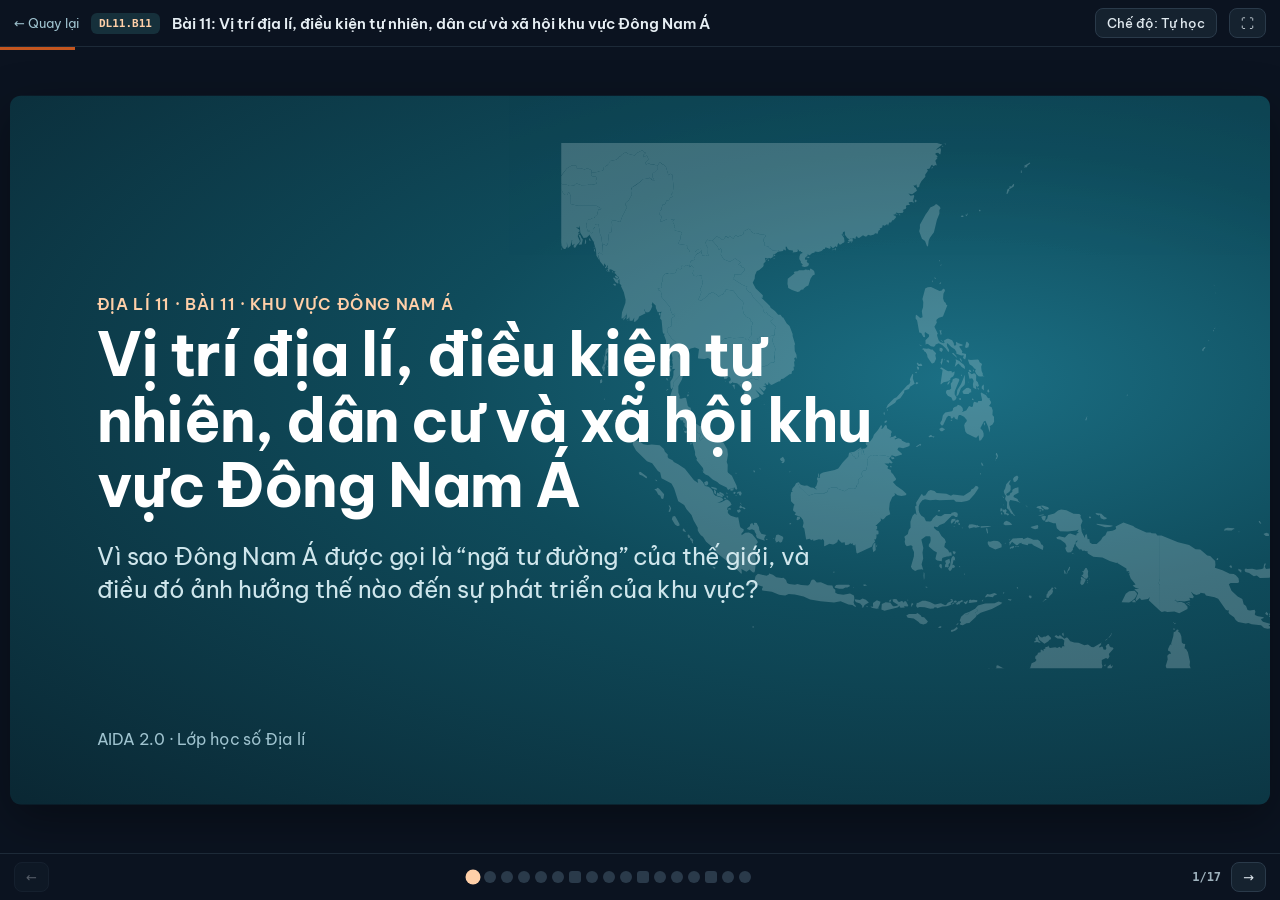
<file: deck.html>
<!doctype html>
<html lang="vi">
<head>
<meta charset="utf-8">
<meta name="viewport" content="width=device-width, initial-scale=1">
<title>Bài giảng – AIDA 2.0</title>
<link rel="preconnect" href="https://fonts.googleapis.com">
<link rel="preconnect" href="https://fonts.gstatic.com" crossorigin>
<link href="https://fonts.googleapis.com/css2?family=Be+Vietnam+Pro:wght@400;500;600;700&display=swap" rel="stylesheet">
<link rel="stylesheet" href="deck/deck.css?v=20261118c">
</head>
<body>
<div id="app">
  <header id="bar">
    <a class="back" href="./" onclick="if(history.length>1){history.back();return false}">← Quay lại</a>
    <span class="code">…</span>
    <h1>Đang tải…</h1>
    <button class="btn" id="mode" type="button" title="Đổi giữa trình chiếu trên lớp và tự học">Chế độ: Tự học</button>
    <button class="btn" id="notesBtn" type="button" title="Ghi chú cho giáo viên (phím N)" hidden>Ghi chú</button>
    <button class="btn" id="fullBtn" type="button" title="Toàn màn hình (phím F)">⛶</button>
  </header>
  <main id="stage">
    <div id="prog"></div>
    <div id="loading">Đang tải bài giảng…</div>
    <div id="scaler"></div>
    <div id="notes"></div>
    <div id="toast"></div>
  </main>
  <footer id="nav">
    <button class="btn" id="prev" type="button" aria-label="Trang trước">←</button>
    <div id="dots"></div>
    <span id="count"></span>
    <button class="btn" id="next" type="button" aria-label="Trang sau">→</button>
  </footer>
</div>
<script type="module">
  import { runDeck } from './deck/deck.js?v=20261118c';
  const q = new URLSearchParams(location.search);
  const id = (q.get('d') || location.hash.replace('#', '').split('/')[0] || '').replace(/[^0-9a-z-]/gi, '');
  runDeck(id || '11-11');
</script>
</body>
</html>
</file>
<file: deck/deck.css>
/* AIDA 2.0 – trình chiếu bài giảng trên web (slide 16:9, tự co giãn) */
:root{
  --bg:#0b1320; --ink:#15212b; --muted:#5d6b75; --line:#dfe3e1; --paper:#fbfaf6; --card:#ffffff;
  --teal:#0f4c5c; --teal-2:#1b6f84; --teal-soft:#e3eff0; --accent:#c4561f; --accent-soft:#fbe9df;
  --ld:#e8a33d; --hd:#2f8f83; --sea:#cfe6ef; --land-out:#e9e6dc; --good:#2e7d4f; --bad:#c0392b;
  --font:'Be Vietnam Pro',system-ui,-apple-system,'Segoe UI',Roboto,sans-serif;
}
*{box-sizing:border-box}
html,body{margin:0;height:100%;background:var(--bg);font-family:var(--font);color:var(--ink);overflow:hidden}
#app{display:grid;grid-template-rows:auto 1fr auto;height:100dvh}
#bar{display:flex;align-items:center;gap:12px;padding:8px 14px;background:#0b1320;color:#e6eef3;border-bottom:1px solid #1d2a38;min-width:0}
#bar .back{color:#9fc3cf;text-decoration:none;font-size:13px;white-space:nowrap}
#bar .code{font:600 11px ui-monospace,Consolas,monospace;background:#16303b;color:#ffcfa8;padding:4px 8px;border-radius:6px;white-space:nowrap}
#bar h1{font-size:15px;font-weight:600;margin:0;white-space:nowrap;overflow:hidden;text-overflow:ellipsis;flex:1;min-width:0}
#bar .btn,#nav .btn{background:#15222f;border:1px solid #2a3a4a;color:#dfe8ee;border-radius:8px;padding:6px 11px;font:500 13px var(--font);cursor:pointer;white-space:nowrap}
#bar .btn.on{background:var(--teal-2);border-color:var(--teal-2)}
#bar .btn:hover,#nav .btn:hover:not(:disabled){border-color:#4b6478}
#nav .btn:disabled{opacity:.35;cursor:default}
body.embed #bar .back{display:none}
#stage{position:relative;display:grid;place-items:center;overflow:hidden;min-height:0;padding:14px}
#scaler{position:absolute;left:50%;top:50%;width:1600px;height:900px;transform-origin:center center}
#nav{display:flex;align-items:center;gap:10px;padding:8px 14px;background:#0b1320;color:#cfe0e8;border-top:1px solid #1d2a38}
#dots{display:flex;gap:5px;flex:1;justify-content:center;flex-wrap:wrap;min-width:0}
#dots button{width:12px;height:12px;border-radius:50%;border:0;background:#2a3a4a;cursor:pointer;padding:0}
#dots button.seen{background:#4f7f8c}
#dots button.q{border-radius:3px}
#dots button.on{background:#ffcfa8;transform:scale(1.25)}
#count{font:600 12px ui-monospace,Consolas,monospace;color:#9fb2bd;min-width:52px;text-align:right}
#prog{position:absolute;left:0;top:0;height:3px;background:var(--accent);transition:width .3s}
#notes{position:absolute;right:18px;bottom:18px;width:min(520px,calc(100% - 36px));max-height:45%;overflow:auto;background:rgba(10,20,32,.94);color:#e6eef3;border:1px solid #2a3a4a;border-radius:12px;padding:14px 16px;font-size:14px;line-height:1.55;display:none;z-index:5}
#notes b{color:#ffcfa8}
#notes.show{display:block}
#toast{position:absolute;left:50%;top:18px;transform:translateX(-50%);background:#0f4c5c;color:#fff;padding:8px 14px;border-radius:10px;font-size:14px;opacity:0;transition:opacity .25s;pointer-events:none;z-index:6}
#toast.show{opacity:1}
#loading{color:#9fb2bd;font-size:15px}

/* ---------- khung slide 1600×900 ---------- */
.slide{position:absolute;inset:0;width:1600px;height:900px;background:var(--paper);overflow:hidden;display:none;border-radius:14px;box-shadow:0 20px 60px rgba(0,0,0,.35)}
.slide.on{display:block;animation:sIn .35s ease}
@keyframes sIn{from{opacity:0;transform:translateX(18px)}to{opacity:1;transform:none}}
.slide .in{position:absolute;inset:0;padding:70px 90px 60px;display:flex;flex-direction:column}
.s-kick{font:600 20px var(--font);color:var(--accent);letter-spacing:.06em;text-transform:uppercase;margin-bottom:10px}
.s-h{font-size:52px;line-height:1.15;font-weight:700;color:var(--teal);margin:0 0 28px;letter-spacing:-.01em}
.s-foot{position:absolute;left:90px;right:90px;bottom:26px;display:flex;justify-content:space-between;font-size:15px;color:var(--muted)}
.s-foot .src{max-width:70%}
.s-body{flex:1;min-height:0;display:grid;gap:44px}
.s-body.split{grid-template-columns:1fr 1fr}
.s-body.split-l{grid-template-columns:1.25fr 1fr}
.s-body.split-r{grid-template-columns:1fr 1.25fr}
ul.b{margin:0;padding:0;list-style:none;display:flex;flex-direction:column;gap:20px}
ul.b>li{position:relative;padding-left:34px;font-size:29px;line-height:1.42}
ul.b>li::before{content:"";position:absolute;left:4px;top:15px;width:13px;height:13px;border-radius:3px;background:var(--accent);transform:rotate(45deg)}
ul.b>li>ul{margin:10px 0 0;padding-left:24px;font-size:25px;color:#33434e;list-style:'– '}
ul.b>li>ul>li{margin-top:6px}
b.hl,.hl{color:var(--accent)}
.box{background:var(--card);border:1px solid var(--line);border-radius:18px;padding:26px 30px}
.box h3{margin:0 0 12px;font-size:28px;color:var(--teal)}
.box.good{border-left:8px solid var(--good)} .box.bad{border-left:8px solid var(--bad)} .box.teal{border-left:8px solid var(--teal-2)}
.box p,.box li{font-size:25px;line-height:1.45}
.box ul{margin:0;padding-left:26px}
.stat{display:grid;gap:4px}
.stat .v{font-size:66px;font-weight:700;color:var(--teal);line-height:1}
.stat .k{font-size:22px;color:var(--muted)}
.grid3{display:grid;grid-template-columns:repeat(3,1fr);gap:22px}
.grid2{display:grid;grid-template-columns:repeat(2,1fr);gap:22px}
table.t{width:100%;border-collapse:separate;border-spacing:0;font-size:24px;background:var(--card);border:1px solid var(--line);border-radius:16px;overflow:hidden}
table.t th,table.t td{padding:16px 20px;text-align:left;vertical-align:top;border-bottom:1px solid var(--line);line-height:1.38}
table.t thead th{background:var(--teal);color:#fff;font-size:24px}
table.t tbody th{background:var(--teal-soft);color:var(--teal);width:210px}
table.t tr:last-child>*{border-bottom:0}
.frag{transition:opacity .35s,transform .35s}
body.present .frag:not(.shown){opacity:0;transform:translateY(10px)}
.tag{display:inline-block;font:600 16px ui-monospace,Consolas,monospace;background:var(--teal-soft);color:var(--teal);padding:4px 10px;border-radius:8px;margin:0 6px 6px 0}

/* bìa */
.cover{background:radial-gradient(ellipse at 75% 40%,#1b6f84 0,#0f4c5c 38%,#0a2733 100%);color:#fff}
.cover .in{justify-content:center;padding:90px 110px}
.cover .s-kick{color:#ffcfa8}
.cover h1{font-size:76px;line-height:1.1;margin:0 0 26px;max-width:1050px;letter-spacing:-.015em}
.cover .sub{font-size:30px;color:#cfe6ec;max-width:950px;line-height:1.4}
.cover .meta{position:absolute;left:110px;bottom:70px;font-size:20px;color:#9fc3cf}
.cover svg.bg{position:absolute;right:-80px;top:60px;width:980px;height:auto;opacity:.22}
.cover svg.bg .sea,.cover svg.bg .isl,.cover svg.bg text{display:none}
.cover svg.bg path.c{fill:#e8f4f6!important;stroke:none}

/* bản đồ */
.map{width:100%;height:100%;display:block}
.map .sea{fill:var(--sea)}
.map path.c{stroke:#fff;stroke-width:.7;stroke-linejoin:round;transition:fill .25s,opacity .25s}
.map path.out{fill:var(--land-out)}
.map path.ld{fill:var(--ld)} .map path.hd{fill:var(--hd)}
.map.mono path.ld,.map.mono path.hd{fill:#9fb7a1}
.map path.pick{cursor:pointer}
.map path.pick:hover{filter:brightness(1.12)}
.map path.found{fill:var(--teal-2)!important}
.map path.dim{opacity:.35}
.map .riv{fill:none;stroke:#2f7fb8;stroke-width:2.2;stroke-linecap:round}
.map .lake{fill:#3a8cc4}
.map text{font-family:var(--font);paint-order:stroke;stroke:#fff;stroke-width:3px;stroke-linejoin:round}
.map .lbl{font-size:13px;font-weight:600;fill:#1f2d36}
.map .ocean{font-size:16px;font-style:italic;fill:#2c6f8f;stroke:var(--sea);letter-spacing:.08em}
.map .grat{stroke:#9cc2d3;stroke-width:.6;stroke-dasharray:3 4;fill:none}
.map .gl{font-size:10px;fill:#5d8aa0;stroke:none}
.map .isl{fill:#c0392b}
.map .isl-l{font-size:11px;font-weight:700;fill:#a12d22}
.legend{display:flex;gap:22px;flex-wrap:wrap;font-size:21px;color:#33434e;margin-top:12px}
.legend i{display:inline-block;width:20px;height:20px;border-radius:5px;margin-right:8px;vertical-align:-3px}
.mapbox{background:var(--card);border:1px solid var(--line);border-radius:18px;padding:10px;min-height:0;display:flex;flex-direction:column}
.mapbox .map{flex:1;min-height:0}
.find{display:flex;flex-wrap:wrap;gap:10px;align-content:flex-start}
.find .chip{font-size:22px;padding:10px 16px;border-radius:999px;border:2px solid var(--line);background:var(--card);color:var(--muted)}
.find .chip.ok{border-color:var(--teal-2);background:var(--teal-soft);color:var(--teal);font-weight:600}
.find-q{font-size:30px;font-weight:600;color:var(--teal);margin-bottom:6px}
.find-q .hl{font-size:34px}

/* biểu đồ cột ngang */
.bars{display:flex;flex-direction:column;gap:12px}
.bar{display:grid;grid-template-columns:200px 1fr 110px;align-items:center;gap:14px;font-size:22px}
.bar .tr{height:30px;background:#ece9df;border-radius:8px;overflow:hidden}
.bar .tr i{display:block;height:100%;border-radius:8px;background:var(--hd);transform-origin:left;animation:grow .8s ease both}
.bar.ld .tr i{background:var(--ld)}
.bar .n{font-weight:700;text-align:right;color:var(--teal);font-variant-numeric:tabular-nums}
@keyframes grow{from{transform:scaleX(0)}}

/* câu hỏi nhanh */
.quiz .in{padding:70px 110px}
.qs{font-size:38px;line-height:1.35;font-weight:600;margin:0 0 30px;max-width:1300px}
.qo{display:grid;grid-template-columns:1fr 1fr;gap:18px}
.qo button{display:flex;gap:18px;align-items:center;text-align:left;font:500 27px var(--font);padding:22px 26px;border-radius:16px;border:2px solid var(--line);background:var(--card);color:var(--ink);cursor:pointer;line-height:1.35}
.qo button .l{flex:none;width:46px;height:46px;border-radius:50%;display:grid;place-items:center;background:var(--teal-soft);color:var(--teal);font-weight:700}
.qo button:hover:not(:disabled){border-color:var(--teal-2)}
.qo button.ok{border-color:var(--good);background:#e6f3ea}
.qo button.ok .l{background:var(--good);color:#fff}
.qo button.no{border-color:var(--bad);background:#fbe9e7}
.qo button.no .l{background:var(--bad);color:#fff}
.qx{margin-top:24px;font-size:25px;line-height:1.45;padding:18px 24px;border-radius:14px;background:var(--teal-soft);display:none}
.qx.show{display:block}
.qx b{color:var(--teal)}
.reveal{margin-top:20px;font:600 22px var(--font);padding:12px 20px;border-radius:12px;border:2px dashed var(--teal-2);background:none;color:var(--teal);cursor:pointer;align-self:flex-start;display:none}
body.present .reveal{display:inline-block}
.ds{display:flex;flex-direction:column;gap:14px}
.ds .r{display:grid;grid-template-columns:1fr 130px 130px;gap:14px;align-items:center;font-size:25px;background:var(--card);border:2px solid var(--line);border-radius:14px;padding:14px 20px}
.ds .r button{font:600 22px var(--font);padding:10px;border-radius:10px;border:2px solid var(--line);background:#fff;cursor:pointer}
.ds .r button.sel{border-color:var(--teal-2);background:var(--teal-soft)}
.ds .r.ok{border-color:var(--good)} .ds .r.no{border-color:var(--bad)}
.ds .r .why{grid-column:1/-1;font-size:21px;color:#33434e;display:none}
.ds.done .r .why{display:block}
.check-btn{margin-top:18px;font:600 24px var(--font);padding:14px 26px;border-radius:12px;border:0;background:var(--teal);color:#fff;cursor:pointer;align-self:flex-start}

/* sơ đồ tổng kết */
.mind{display:grid;grid-template-columns:1fr 340px 1fr;gap:26px;align-items:center;flex:1}
.mind .core{background:var(--teal);color:#fff;border-radius:50%;aspect-ratio:1;display:grid;place-items:center;text-align:center;font-size:30px;font-weight:700;padding:30px;box-shadow:0 0 0 14px var(--teal-soft)}
.mind .col{display:flex;flex-direction:column;gap:20px}
.mind .node{background:var(--card);border:1px solid var(--line);border-radius:16px;padding:18px 22px}
.mind .node h4{margin:0 0 6px;font-size:25px;color:var(--accent)}
.mind .node p{margin:0;font-size:21px;line-height:1.4;color:#33434e}

@media (prefers-color-scheme: dark){ #bar,#nav{background:#070d16} }

/* trang ảnh (bài giảng chuyển từ PowerPoint) */
.slide img.full{position:absolute;inset:0;width:100%;height:100%;object-fit:contain;background:#fff;user-select:none}
#bar a.btn{text-decoration:none}
</file>
